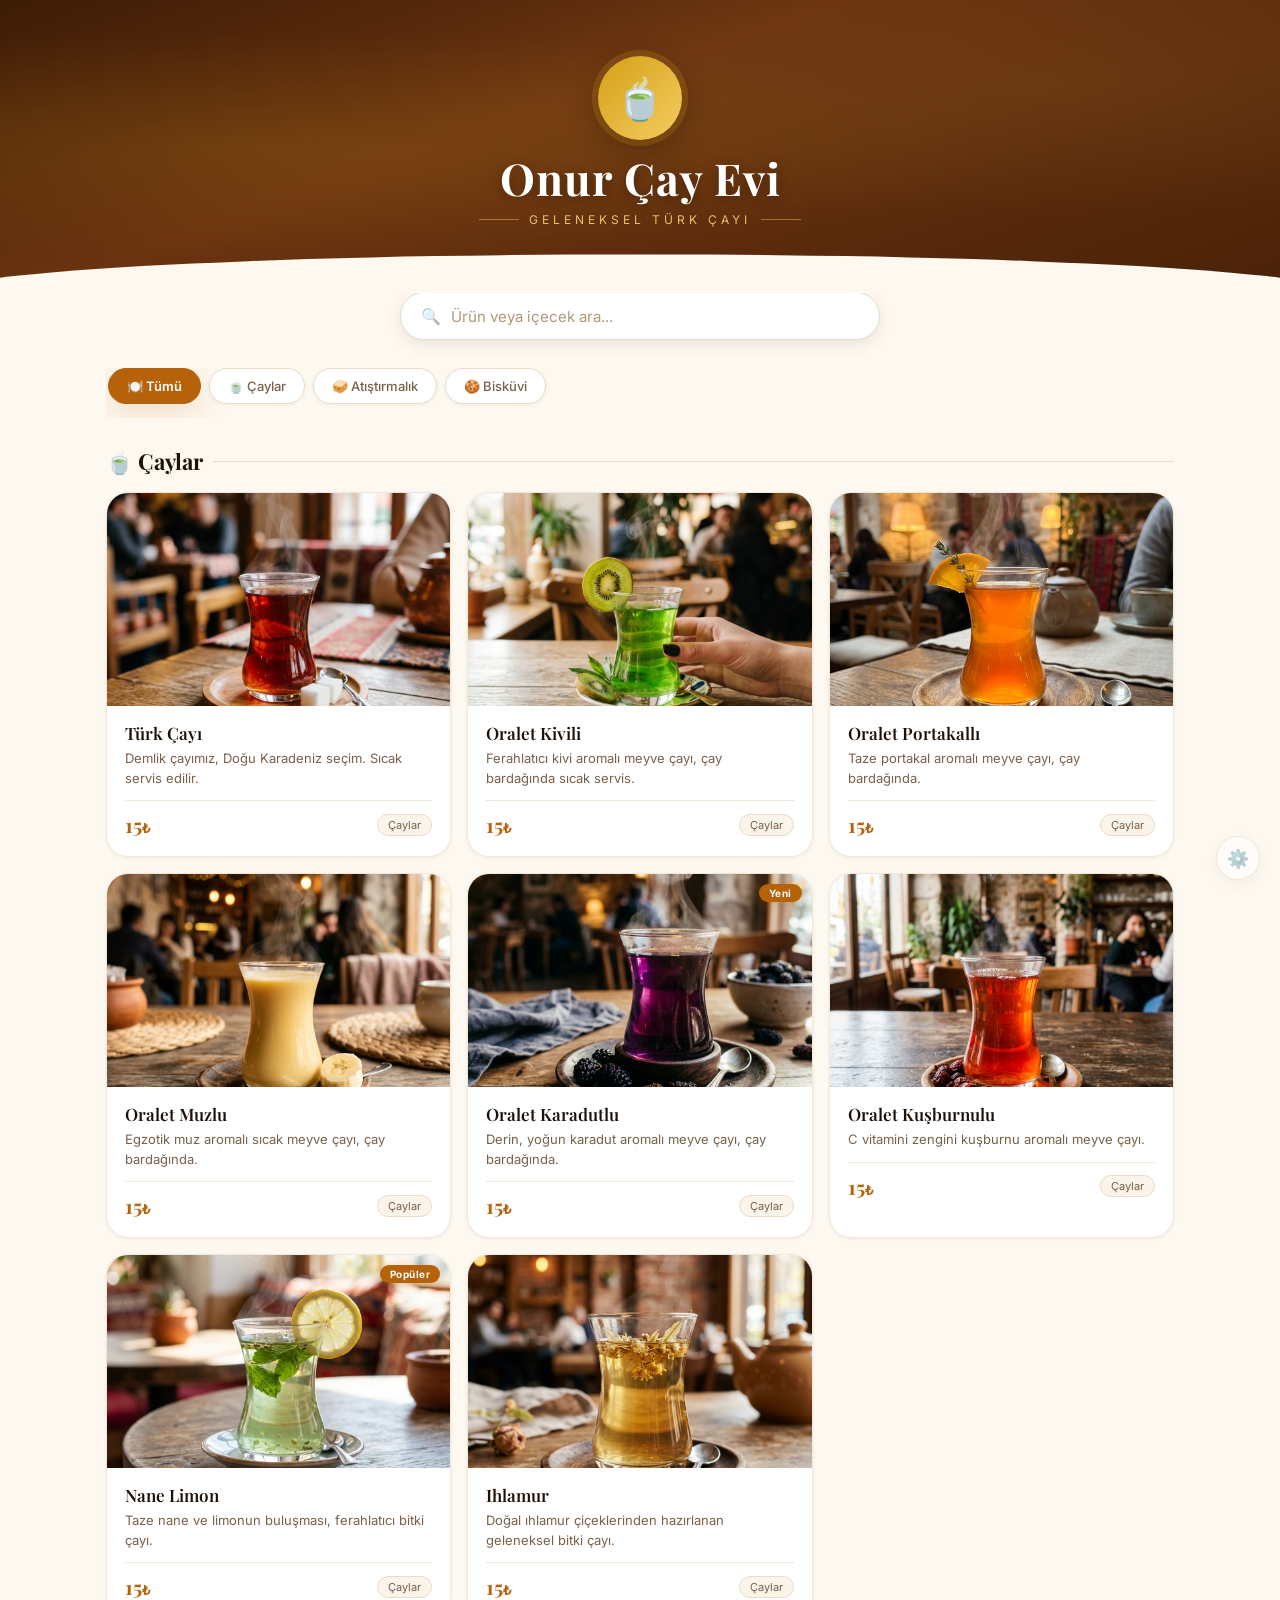
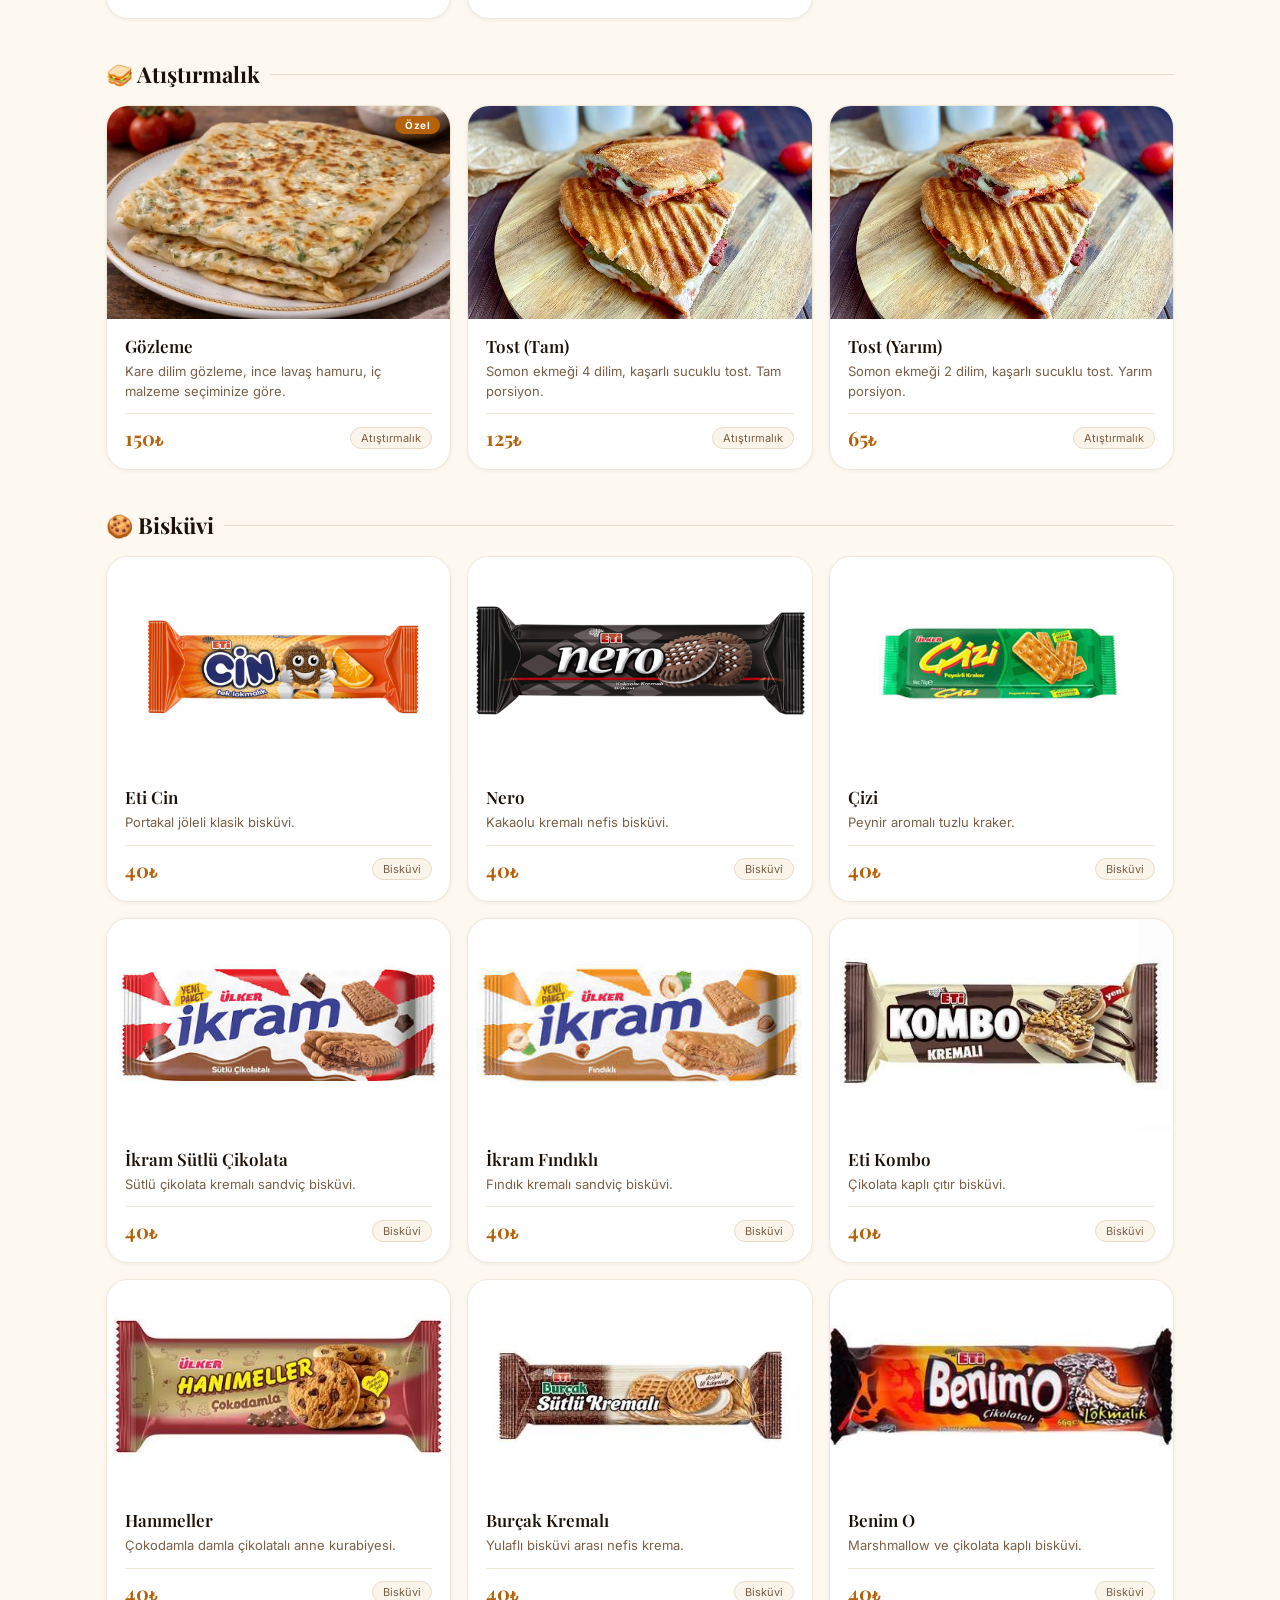
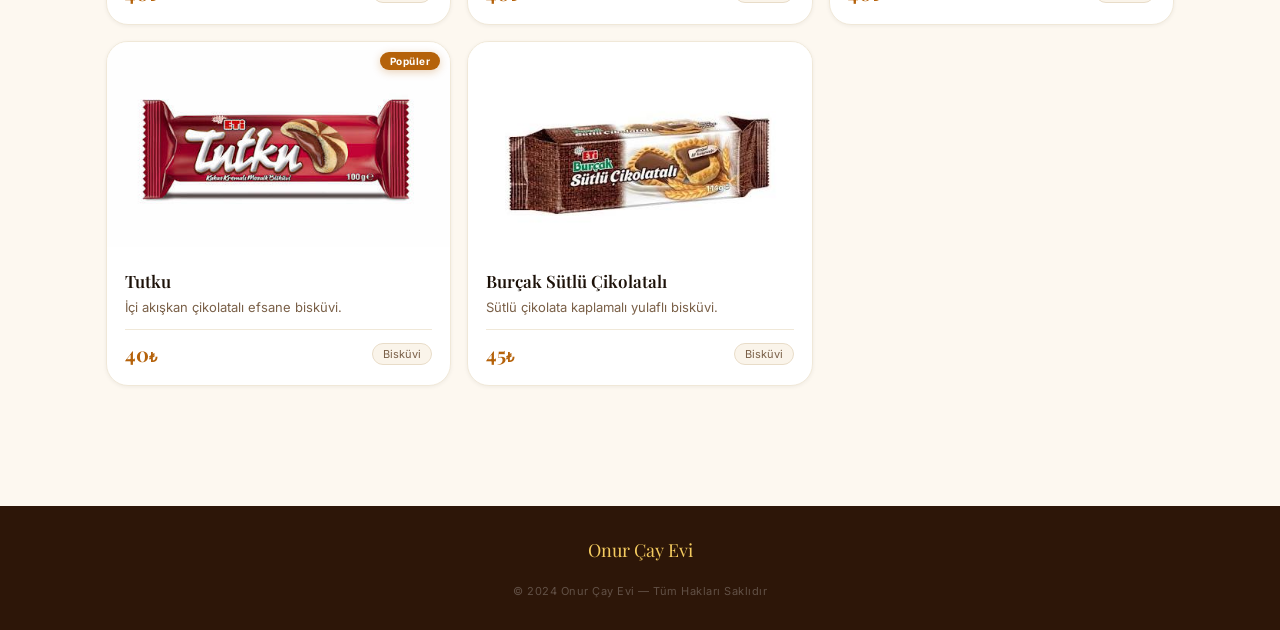
<file: index.html>
<!DOCTYPE html>
<html lang="tr">
<head>
  <meta charset="UTF-8">
  <meta name="viewport" content="width=device-width, initial-scale=1.0">
  <meta name="description" content="Onur Çay Evi — Geleneksel Türk Çayı, Kahvesi ve lezzetli atıştırmalıklar. Dijital menümüzü keşfedin.">
  <meta name="theme-color" content="#3d1c06">
  <title>Onur Çay Evi — Menü</title>
  <link rel="stylesheet" href="css/style.css">
</head>
<body>

  <!-- ═══════════════════════════════════════════
       HEADER
  ═══════════════════════════════════════════ -->
  <header class="site-header">
    <div class="hero-section">
      <div class="logo-wrapper">
        <div class="logo-icon" id="logo-icon">🍵</div>
        <h1 class="brand-name" data-setting="name">Onur Çay Evi</h1>
        <div class="brand-sub-line">
          <hr><span class="brand-subtitle" data-setting="subtitle">Geleneksel Türk Çayı</span><hr>
        </div>
        <div class="hero-info">
          <span class="hero-info-item" id="hero-phone-wrap">📞 <span id="hero-phone"></span></span>
          <span class="hero-info-item" id="hero-addr-wrap">📍 <span id="hero-address"></span></span>
          <span class="hero-info-item" id="hero-hours-wrap">🕐 <span id="hero-hours"></span></span>
        </div>
      </div>
    </div>
  </header>

  <!-- ═══════════════════════════════════════════
       ARAMA
  ═══════════════════════════════════════════ -->
  <div class="search-wrapper">
    <div class="search-box">
      <span class="search-icon">🔍</span>
      <input
        type="search"
        id="search-input"
        class="search-input"
        placeholder="Ürün veya içecek ara..."
        autocomplete="off"
        aria-label="Menüde ara"
      >
    </div>
  </div>

  <!-- ═══════════════════════════════════════════
       MENÜ
  ═══════════════════════════════════════════ -->
  <main>

    <!-- Kategori sekmeleri -->
    <nav id="category-nav" class="category-nav" aria-label="Menü kategorileri"></nav>

    <!-- Ürün listesi -->
    <div id="menu-container" aria-live="polite"></div>

    <!-- Sonuç yok -->
    <div id="no-results">
      <div class="empty-icon">🔍</div>
      <h3>Sonuç bulunamadı</h3>
      <p style="font-size:14px;margin-top:4px">Farklı bir arama terimi deneyin.</p>
    </div>

  </main>

  <!-- ═══════════════════════════════════════════
       FOOTER
  ═══════════════════════════════════════════ -->
  <footer class="site-footer">
    <div class="footer-brand" id="footer-brand">Onur Çay Evi</div>
    <div class="footer-contact" id="footer-contact"></div>
    <p class="footer-copy">© 2024 Onur Çay Evi — Tüm Hakları Saklıdır</p>
  </footer>

  <!-- Admin köşe butonu -->
  <a href="admin.html" class="admin-float-btn" title="Yönetici">⚙️</a>

  <script src="js/menu.js?v=2"></script>
</body>
</html>
</file>
<file: css/style.css>
/* =============================================
   ONUR ÇAY EVİ — ANA STİL (BEYAZ/KREM TEMA)
   ============================================= */

@import url('https://fonts.googleapis.com/css2?family=Playfair+Display:ital,wght@0,400;0,600;0,700;1,400&family=Inter:wght@300;400;500;600;700&display=swap');

/* ── TOKENS ── */
:root {
  /* Renkler */
  --bg:           #fdf8f0;
  --bg-card:      #ffffff;
  --bg-soft:      #faf4ea;
  --border:       #e8dcc8;
  --border-light: #f0e8d8;

  --amber:        #b5620a;
  --amber-dark:   #8a4508;
  --amber-light:  #d4820f;
  --gold:         #c8922a;
  --gold-light:   #e8b84b;

  --text-900:     #1c1108;
  --text-700:     #4a3520;
  --text-500:     #7a6048;
  --text-300:     #b09878;
  --text-inv:     #ffffff;

  --shadow-sm:    0 1px 4px rgba(0,0,0,0.06);
  --shadow-md:    0 4px 16px rgba(0,0,0,0.09);
  --shadow-lg:    0 12px 40px rgba(0,0,0,0.12);
  --shadow-amber: 0 8px 32px rgba(181,98,10,0.18);

  --radius-sm: 10px;
  --radius-md: 16px;
  --radius-lg: 22px;
  --radius-xl: 32px;

  --ease: cubic-bezier(0.4,0,0.2,1);
  --t:    all 0.25s var(--ease);
}

/* ── RESET ── */
*,*::before,*::after { margin:0; padding:0; box-sizing:border-box; }
html { scroll-behavior: smooth; }

body {
  font-family: 'Inter', sans-serif;
  background: var(--bg);
  color: var(--text-900);
  min-height: 100vh;
  overflow-x: hidden;
}

/* ════════════════════════════════════════
   HEADER / HERO
   ════════════════════════════════════════ */
.site-header {
  position: relative;
  z-index: 10;
}

.hero-section {
  background: linear-gradient(160deg, #3d1c06 0%, #6b3310 40%, #4a2208 100%);
  padding: 56px 24px 48px;
  text-align: center;
  position: relative;
  overflow: hidden;
}

/* Süsleme dokusu */
.hero-section::before {
  content: '';
  position: absolute;
  inset: 0;
  background:
    radial-gradient(ellipse at 20% 50%, rgba(212,160,23,0.15) 0%, transparent 55%),
    radial-gradient(ellipse at 80% 30%, rgba(255,200,80,0.08) 0%, transparent 45%);
  pointer-events: none;
}

.hero-section::after {
  content: '';
  position: absolute;
  bottom: -1px;
  left: 0; right: 0;
  height: 40px;
  background: var(--bg);
  clip-path: ellipse(55% 100% at 50% 100%);
}

.logo-wrapper {
  position: relative;
  z-index: 1;
  display: flex;
  flex-direction: column;
  align-items: center;
  gap: 10px;
  animation: fadeDown 0.7s var(--ease) both;
}

.logo-icon {
  width: 84px;
  height: 84px;
  background: linear-gradient(135deg, #d4a017, #f5cc60);
  border-radius: 50%;
  display: flex;
  align-items: center;
  justify-content: center;
  font-size: 40px;
  box-shadow: 0 0 0 6px rgba(212,160,23,0.2), 0 8px 32px rgba(0,0,0,0.3);
  margin-bottom: 4px;
}

.brand-name {
  font-family: 'Playfair Display', serif;
  font-size: clamp(26px, 5vw, 44px);
  font-weight: 700;
  color: #fff;
  letter-spacing: 1px;
  text-shadow: 0 2px 12px rgba(0,0,0,0.3);
  line-height: 1.1;
}

.brand-sub-line {
  display: flex;
  align-items: center;
  gap: 10px;
  color: rgba(253,220,120,0.85);
}

.brand-sub-line hr {
  width: 40px;
  border: none;
  border-top: 1px solid rgba(253,220,120,0.4);
}

.brand-subtitle {
  font-size: 12px;
  letter-spacing: 4px;
  text-transform: uppercase;
  font-weight: 400;
}

.hero-info {
  display: flex;
  flex-wrap: wrap;
  justify-content: center;
  gap: 14px 24px;
  margin-top: 8px;
}

.hero-info-item {
  display: none;
  align-items: center;
  gap: 6px;
  font-size: 13px;
  color: rgba(253,220,120,0.75);
}

/* ════════════════════════════════════════
   ARAMA
   ════════════════════════════════════════ */
.search-wrapper {
  max-width: 520px;
  margin: -1px auto 28px;
  padding: 0 20px;
  position: relative;
  z-index: 5;
  animation: fadeUp 0.6s var(--ease) 0.2s both;
}

.search-box {
  display: flex;
  align-items: center;
  gap: 10px;
  background: var(--bg-card);
  border: 1.5px solid var(--border);
  border-radius: 50px;
  padding: 13px 20px;
  box-shadow: var(--shadow-md);
  transition: var(--t);
}

.search-box:focus-within {
  border-color: var(--amber);
  box-shadow: 0 0 0 3px rgba(181,98,10,0.1), var(--shadow-md);
}

.search-icon { font-size: 16px; opacity: 0.45; flex-shrink: 0; }

.search-input {
  flex: 1;
  border: none;
  outline: none;
  background: none;
  font-family: 'Inter', sans-serif;
  font-size: 15px;
  color: var(--text-900);
}

.search-input::placeholder { color: var(--text-300); }

/* ════════════════════════════════════════
   ANA İÇERİK
   ════════════════════════════════════════ */
main {
  max-width: 1100px;
  margin: 0 auto;
  padding: 0 16px 80px;
  position: relative;
  z-index: 1;
}

/* ════════════════════════════════════════
   KATEGORİ SEKMELERİ
   ════════════════════════════════════════ */
.category-nav {
  display: flex;
  gap: 8px;
  overflow-x: auto;
  padding: 0 2px 14px;
  scrollbar-width: none;
  margin-bottom: 28px;
  animation: fadeUp 0.5s var(--ease) 0.3s both;
}
.category-nav::-webkit-scrollbar { display: none; }

.cat-tab {
  display: inline-flex;
  align-items: center;
  gap: 6px;
  padding: 9px 18px;
  border-radius: 50px;
  border: 1.5px solid var(--border);
  background: var(--bg-card);
  color: var(--text-500);
  font-family: 'Inter', sans-serif;
  font-size: 13px;
  font-weight: 500;
  cursor: pointer;
  white-space: nowrap;
  transition: var(--t);
  box-shadow: var(--shadow-sm);
}

.cat-tab:hover {
  border-color: var(--amber);
  color: var(--amber);
  background: #fff8f0;
  transform: translateY(-1px);
  box-shadow: var(--shadow-md);
}

.cat-tab.active {
  background: var(--amber);
  border-color: var(--amber);
  color: #fff;
  font-weight: 600;
  box-shadow: var(--shadow-amber);
}

/* ════════════════════════════════════════
   BÖLÜM BAŞLIĞI
   ════════════════════════════════════════ */
.section-title {
  font-family: 'Playfair Display', serif;
  font-size: 22px;
  font-weight: 700;
  color: var(--text-900);
  margin-bottom: 16px;
  display: flex;
  align-items: center;
  gap: 10px;
}

.section-title::after {
  content: '';
  flex: 1;
  height: 1px;
  background: var(--border);
}

/* ════════════════════════════════════════
   MENÜ BÖLÜMÜ
   ════════════════════════════════════════ */
.menu-section {
  margin-bottom: 40px;
  animation: fadeUp 0.5s var(--ease) both;
}

.menu-section.hidden { display: none; }

/* ════════════════════════════════════════
   ÜRÜN GRID
   ════════════════════════════════════════ */
.product-grid {
  display: grid;
  grid-template-columns: repeat(auto-fill, minmax(240px, 1fr));
  gap: 16px;
}

/* ════════════════════════════════════════
   ÜRÜN KARTI
   ════════════════════════════════════════ */
.product-card {
  background: var(--bg-card);
  border: 1.5px solid var(--border-light);
  border-radius: var(--radius-lg);
  overflow: hidden;
  transition: var(--t);
  box-shadow: var(--shadow-sm);
  animation: fadeUp 0.4s var(--ease) both;
}

.product-card:hover {
  transform: translateY(-4px);
  border-color: var(--border);
  box-shadow: var(--shadow-lg);
}

.card-image-wrap {
  position: relative;
  width: 100%;
  padding-top: 62%;
  overflow: hidden;
  background: var(--bg-soft);
}

.card-image {
  position: absolute;
  inset: 0;
  width: 100%;
  height: 100%;
  object-fit: cover;
  transition: transform 0.5s var(--ease);
}

.product-card:hover .card-image { transform: scale(1.06); }

.card-image-placeholder {
  position: absolute;
  inset: 0;
  display: flex;
  align-items: center;
  justify-content: center;
  font-size: 48px;
  background: linear-gradient(135deg, #fdf0dc, #f5e4c0);
  color: var(--amber);
}

.card-badge {
  position: absolute;
  top: 10px;
  right: 10px;
  background: var(--amber);
  color: #fff;
  font-size: 10px;
  font-weight: 700;
  padding: 3px 10px;
  border-radius: 20px;
  letter-spacing: 0.5px;
  box-shadow: 0 2px 8px rgba(181,98,10,0.3);
}

.card-body {
  padding: 16px 18px 18px;
}

.card-name {
  font-family: 'Playfair Display', serif;
  font-size: 17px;
  font-weight: 600;
  color: var(--text-900);
  margin-bottom: 5px;
  line-height: 1.3;
}

.card-desc {
  font-size: 13px;
  color: var(--text-500);
  line-height: 1.5;
  margin-bottom: 12px;
  display: -webkit-box;
  -webkit-line-clamp: 2;
  -webkit-box-orient: vertical;
  overflow: hidden;
}

.card-footer {
  display: flex;
  align-items: center;
  justify-content: space-between;
  padding-top: 10px;
  border-top: 1px solid var(--border-light);
}

.card-price {
  font-size: 20px;
  font-weight: 700;
  color: var(--amber);
  font-family: 'Playfair Display', serif;
}

.card-price-currency { font-size: 13px; font-weight: 600; }

.card-tag {
  font-size: 11px;
  padding: 3px 10px;
  border-radius: 20px;
  background: var(--bg-soft);
  color: var(--text-500);
  border: 1px solid var(--border);
}

/* ════════════════════════════════════════
   BOŞ DURUM
   ════════════════════════════════════════ */
#no-results {
  display: none;
  text-align: center;
  padding: 64px 24px;
  color: var(--text-300);
}

#no-results.visible { display: block; }
#no-results .empty-icon { font-size: 56px; margin-bottom: 12px; opacity: 0.5; }
#no-results h3 { font-family: 'Playfair Display', serif; font-size: 20px; color: var(--text-500); margin-bottom: 6px; }

/* ════════════════════════════════════════
   FOOTER
   ════════════════════════════════════════ */
.site-footer {
  background: #2d1608;
  color: rgba(255,255,255,0.7);
  text-align: center;
  padding: 32px 24px;
}

.footer-brand {
  font-family: 'Playfair Display', serif;
  font-size: 18px;
  color: #f5cc60;
  margin-bottom: 10px;
}

.footer-contact {
  display: flex;
  flex-wrap: wrap;
  justify-content: center;
  gap: 16px;
  margin-bottom: 12px;
}

.footer-contact a,
.footer-contact span {
  font-size: 13px;
  color: rgba(255,255,255,0.55);
  text-decoration: none;
  display: flex;
  align-items: center;
  gap: 5px;
  transition: var(--t);
}

.footer-contact a:hover { color: #f5cc60; }

.footer-copy {
  font-size: 11px;
  color: rgba(255,255,255,0.25);
  letter-spacing: 0.5px;
}

/* ════════════════════════════════════════
   ADMİN BUTONU (köşe)
   ════════════════════════════════════════ */
.admin-float-btn {
  position: fixed;
  bottom: 20px;
  right: 20px;
  z-index: 100;
  width: 44px;
  height: 44px;
  background: var(--bg-card);
  border: 1.5px solid var(--border);
  border-radius: 50%;
  display: flex;
  align-items: center;
  justify-content: center;
  font-size: 18px;
  cursor: pointer;
  text-decoration: none;
  box-shadow: var(--shadow-md);
  transition: var(--t);
  opacity: 0.55;
}

.admin-float-btn:hover {
  opacity: 1;
  border-color: var(--amber);
  box-shadow: var(--shadow-amber);
  transform: scale(1.08);
}

/* ════════════════════════════════════════
   ANİMASYONLAR
   ════════════════════════════════════════ */
@keyframes fadeDown {
  from { opacity: 0; transform: translateY(-20px); }
  to   { opacity: 1; transform: translateY(0); }
}

@keyframes fadeUp {
  from { opacity: 0; transform: translateY(18px); }
  to   { opacity: 1; transform: translateY(0); }
}

/* ════════════════════════════════════════
   SCROLLBAR
   ════════════════════════════════════════ */
::-webkit-scrollbar { width: 6px; }
::-webkit-scrollbar-track { background: var(--bg); }
::-webkit-scrollbar-thumb { background: var(--border); border-radius: 3px; }
::-webkit-scrollbar-thumb:hover { background: var(--amber); }

/* ════════════════════════════════════════
   TOAST
   ════════════════════════════════════════ */
.menu-toast {
  position: fixed;
  top: 20px;
  left: 50%;
  transform: translateX(-50%) translateY(-80px);
  background: var(--amber);
  color: #fff;
  padding: 11px 22px;
  border-radius: 50px;
  font-size: 14px;
  font-weight: 600;
  z-index: 9999;
  box-shadow: var(--shadow-amber);
  transition: transform 0.4s cubic-bezier(0.34,1.56,0.64,1);
  white-space: nowrap;
}

.menu-toast.show { transform: translateX(-50%) translateY(0); }

/* ════════════════════════════════════════
   RESPONSIVE
   ════════════════════════════════════════ */
@media (max-width: 600px) {
  .hero-section { padding: 44px 16px 40px; }
  .logo-icon { width: 70px; height: 70px; font-size: 34px; }

  .product-grid {
    grid-template-columns: repeat(2, 1fr);
    gap: 12px;
  }

  .card-name { font-size: 14px; }
  .card-desc { font-size: 12px; }
  .card-body { padding: 12px 13px 14px; }
  .card-price { font-size: 17px; }
  .card-image-wrap { padding-top: 68%; }
}

@media (min-width: 768px) {
  .product-grid { grid-template-columns: repeat(auto-fill, minmax(260px, 1fr)); }
}
</file>
